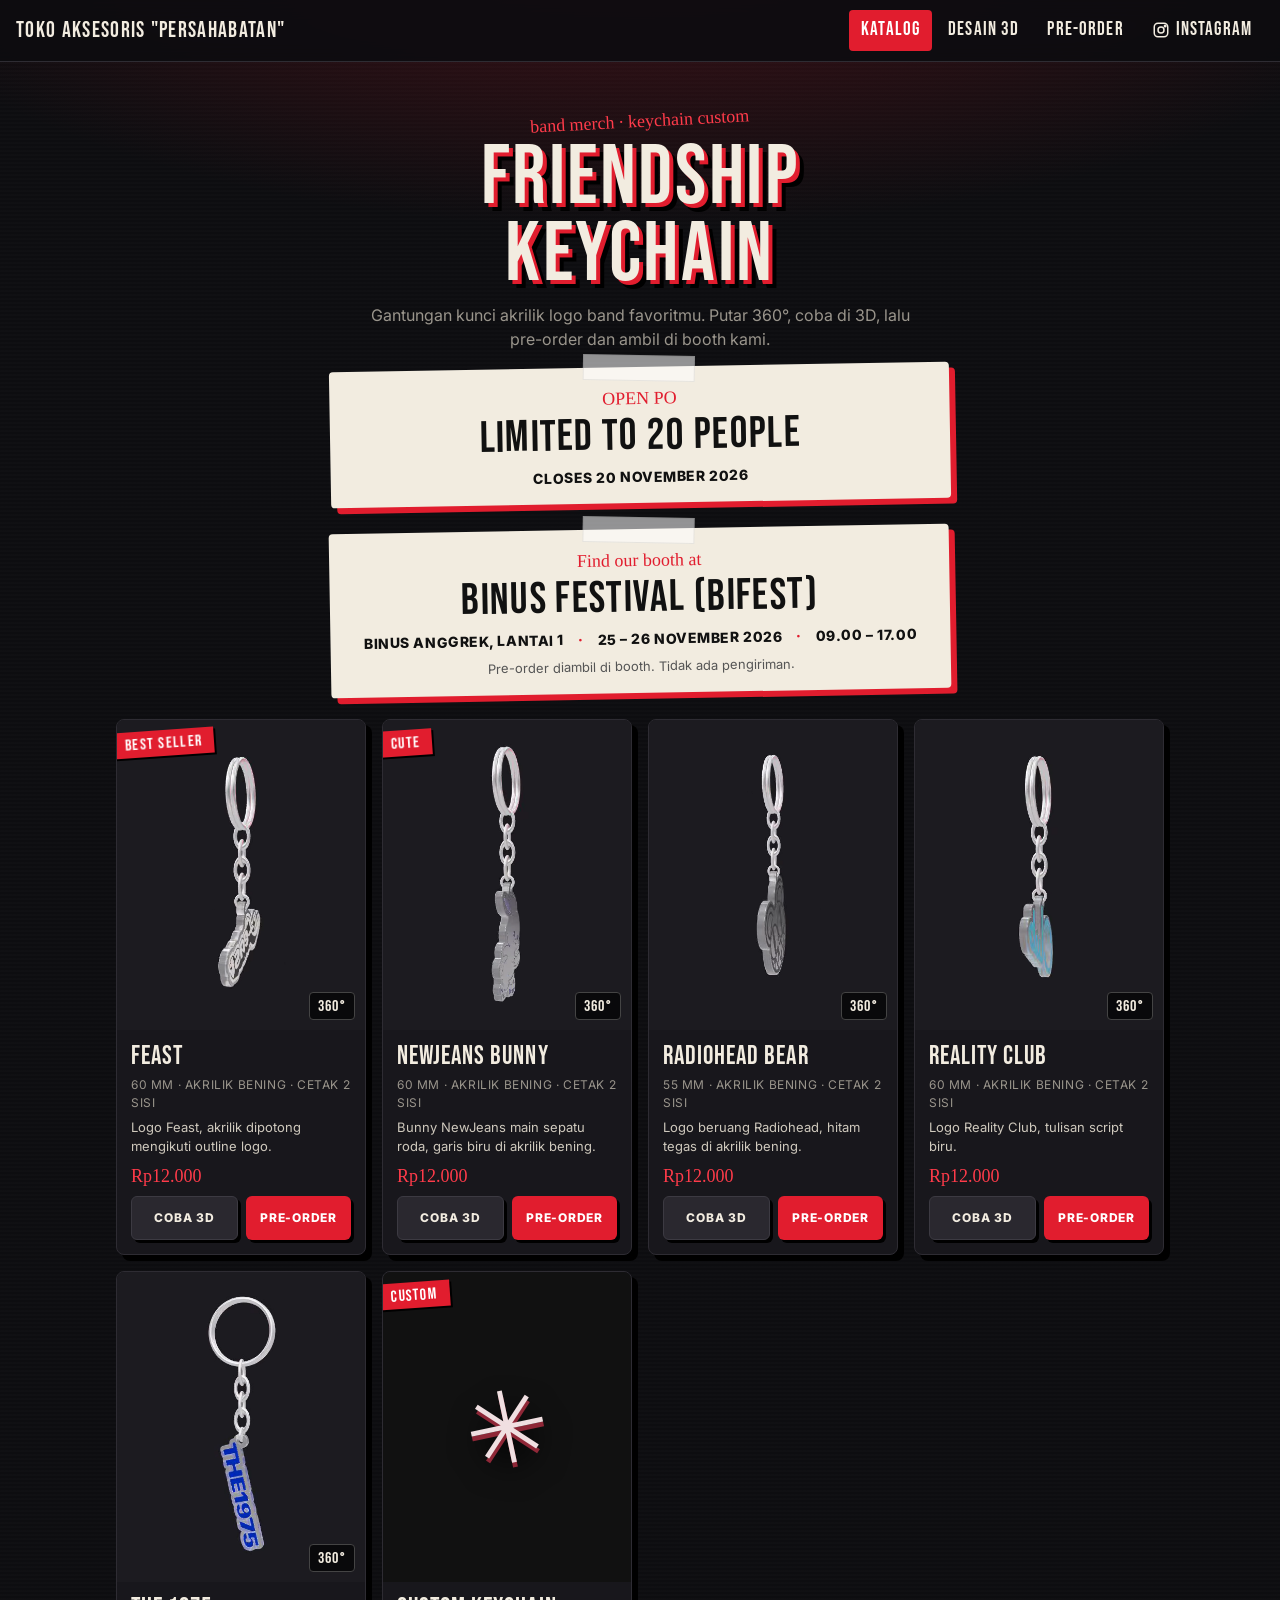
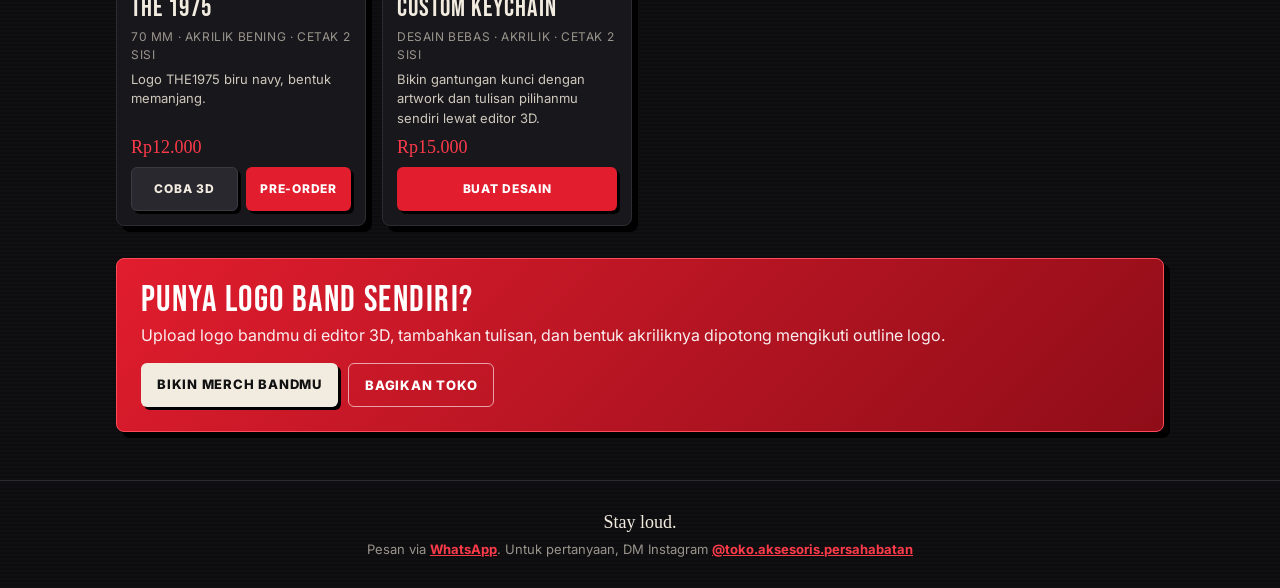
<file: index.html>
<!DOCTYPE html>
<html lang="id">
<head>
<meta charset="UTF-8" />
<meta name="viewport" content="width=device-width, initial-scale=1.0, viewport-fit=cover" />
<title>Friendship KeyChain - Toko Aksesoris "Persahabatan"</title>
<meta name="description" content="Gantungan kunci akrilik logo band custom. Pre-order lewat WhatsApp, ambil di booth Binus Festival (Bifest)." />
<meta name="theme-color" content="#0d0d10" />
<link rel="canonical" href="https://friendshipmerch.vercel.app/" />
<meta property="og:type" content="website" />
<meta property="og:site_name" content="Friendship KeyChain" />
<meta property="og:url" content="https://friendshipmerch.vercel.app/" />
<meta property="og:title" content="Friendship KeyChain - Toko Aksesoris &quot;Persahabatan&quot;" />
<meta property="og:description" content="Gantungan kunci akrilik logo band custom. Pre-order lewat WhatsApp, ambil di booth Binus Festival (Bifest)." />
<meta property="og:image" content="https://friendshipmerch.vercel.app/og-image.png" />
<meta property="og:image:width" content="1200" />
<meta property="og:image:height" content="630" />
<meta property="og:image:alt" content="Friendship KeyChain - gantungan kunci akrilik band merch" />
<meta name="twitter:card" content="summary_large_image" />
<meta name="twitter:title" content="Friendship KeyChain - Toko Aksesoris &quot;Persahabatan&quot;" />
<meta name="twitter:description" content="Gantungan kunci akrilik logo band custom. Pre-order lewat WhatsApp, ambil di booth Binus Festival (Bifest)." />
<meta name="twitter:image" content="https://friendshipmerch.vercel.app/og-image.png" />
<link rel="icon" href="/favicon.svg" type="image/svg+xml" />
<link rel="apple-touch-icon" href="/icon-180.png" />
<link rel="preconnect" href="https://fonts.googleapis.com" />
<link rel="preconnect" href="https://fonts.gstatic.com" crossorigin />
<link rel="stylesheet" href="https://fonts.googleapis.com/css2?family=Bebas+Neue&family=Inter:wght@400;600;800&family=Permanent+Marker&display=swap" />
<link rel="stylesheet" href="assets/site.css" />
<script src="assets/shop.js"></script>
<style>
.custom-thumb{display:grid;place-items:center;background:radial-gradient(circle at 50% 45%,#44202a 0,#171216 58%,#0d0d10 100%)}
.custom-mark{font-size:100px;line-height:1;color:#f0dfe1;text-shadow:0 5px 0 #8f2737,0 12px 28px #000;transform:rotate(-12deg)}
</style>
</head>
<body>
<script>
  // Defensive cleanup for a stray literal "\\n" text node above the catalog navbar.
  for (const node of [...document.body.childNodes]) {
    if (node.nodeType === Node.TEXT_NODE && node.nodeValue.trim() === "\\n") node.remove();
  }
</script>
<header class="topnav">
  <a class="brand" href="index.html"><span class="shopName"></span></a>
  <nav>
    <a href="index.html" class="active">Katalog</a>
    <a href="desain.html">Desain 3D</a>
    <a href="preorder.html">Pre-order</a>
    <a class="ig igLink" target="_blank" rel="noopener" aria-label="Instagram">
      <svg class="ig-icon" viewBox="0 0 24 24" fill="none" stroke="currentColor" stroke-width="2" aria-hidden="true"><rect x="3" y="3" width="18" height="18" rx="5"/><circle cx="12" cy="12" r="4"/><circle cx="17.5" cy="6.5" r="1" fill="currentColor"/></svg>
      <span class="txt">Instagram</span>
    </a>
  </nav>
</header>

<main class="wrap">
  <section class="hero">
    <div class="kicker">band merch · keychain custom</div>
    <h1>Friendship<br />KeyChain</h1>
    <p>Gantungan kunci akrilik logo band favoritmu. Putar 360°, coba di 3D, lalu pre-order dan ambil di booth kami.</p>
  </section>

  <section class="event" aria-label="Open PO">
    <div class="pin">OPEN PO</div>
    <div class="event-name">LIMITED TO 20 PEOPLE</div>
    <div class="event-info"><span>Closes 20 November 2026</span></div>
  </section>

  <section class="event" aria-label="Lokasi booth">
    <div class="pin">Find our booth at</div>
    <div class="event-name js-event-nama"></div>
    <div class="event-info"><span class="js-event-lokasi"></span><span class="js-event-hari"></span><span class="js-event-jam"></span></div>
    <div class="event-note">Pre-order diambil di booth. Tidak ada pengiriman.</div>
  </section>

  <div class="grid" id="grid"></div>

  <section class="cta">
    <div>
      <h2>Punya logo band sendiri?</h2>
      <p>Upload logo bandmu di editor 3D, tambahkan tulisan, dan bentuk akriliknya dipotong mengikuti outline logo.</p>
    </div>
    <div class="cta-actions">
      <a class="btn" href="desain.html">Bikin merch bandmu</a>
      <button class="btn ghost" id="shareBtn" type="button">Bagikan toko</button>
    </div>
  </section>
</main>

<footer>
  <span class="tag">Stay loud.</span>
  Pesan via <a href="preorder.html">WhatsApp</a>. Untuk pertanyaan, DM Instagram <a class="igLink igHandle" target="_blank" rel="noopener"></a>
</footer>

<script>
  document.querySelectorAll('.shopName').forEach(e => e.textContent = SHOP.nama);
  document.querySelectorAll('.igLink').forEach(a => a.href = SHOP_UTIL.igUrl());
  document.querySelectorAll('.igHandle').forEach(a => a.textContent = '@' + SHOP.instagram);
  for (const k of ['nama', 'lokasi', 'hari', 'jam']) document.querySelectorAll('.js-event-' + k).forEach(e => e.textContent = SHOP.event[k]);

  // Share button: native share sheet on phones, otherwise copy the link
  const shareBtn = document.getElementById('shareBtn');
  if (shareBtn) {
    const url = location.href.split(/[?#]/)[0];
    const data = { title: SHOP.nama, text: 'Gantungan kunci akrilik logo band custom - ' + SHOP.nama, url };
    shareBtn.onclick = async () => {
      if (navigator.share) { try { await navigator.share(data); return; } catch (e) { if (e.name === 'AbortError') return; } }
      try { await navigator.clipboard.writeText(url); shareBtn.textContent = 'Link tersalin!'; }
      catch { shareBtn.textContent = url; }
      setTimeout(() => (shareBtn.textContent = 'Bagikan toko'), 2500);
    };
  }

  // Videos play (muted, looping) only while visible, to save battery/data on phones
  const io = 'IntersectionObserver' in window ? new IntersectionObserver(entries => {
    for (const e of entries) {
      const v = e.target;
      if (e.isIntersecting) { loadVideo(v); v.play().catch(() => {}); }
      else v.pause();
    }
  }, { threshold: 0.35 }) : null;
  const reduceMotion = matchMedia('(prefers-reduced-motion: reduce)').matches;
  // MP4 (H.264) for Safari/iPhone + most browsers, WebM (VP9) as fallback for browsers without H.264
  function loadVideo(v) {
    if (v.dataset.loaded || !v.dataset.src) return;
    v.dataset.loaded = '1';
    for (const [src, type] of [[v.dataset.src, 'video/mp4'], [v.dataset.src.replace(/\.mp4$/, '.webm'), 'video/webm']]) {
      const so = document.createElement('source'); so.src = src; so.type = type; v.append(so);
    }
    v.lastElementChild.addEventListener('error', () => v.remove()); // no playable video → keep the still image
    v.load();
  }

  const grid = document.getElementById('grid');
  for (const p of KATALOG) {
    const card = document.createElement('article');
    card.className = 'card';
    card.innerHTML = `
      <div class="thumb">
        <img alt="" loading="lazy">
        <video muted loop playsinline preload="none" aria-hidden="true"></video>
        <span class="badge" hidden></span>
        <span class="spin" hidden>360°</span>
      </div>
      <div class="body">
        <h3></h3>
        <div class="spek"></div>
        <p class="desc"></p>
        <div class="price"></div>
        <div class="btn-row">
          <a class="btn secondary try">Coba 3D</a>
          <a class="btn order">Pre-order</a>
        </div>
      </div>`;
    const img = card.querySelector('img'), vid = card.querySelector('video');
    img.src = p.gambar; img.alt = p.nama;
    if (p.video && !reduceMotion) {
      vid.poster = p.gambar; vid.dataset.src = p.video;
      vid.addEventListener('playing', () => card.classList.add('playing'), { once: true });
      card.querySelector('.spin').hidden = false;
      if (io) io.observe(vid); else { vid.autoplay = true; loadVideo(vid); }
    } else vid.remove();
    card.querySelector('h3').textContent = p.nama;
    if (p.badge) { const bd = card.querySelector('.badge'); bd.textContent = p.badge; bd.hidden = false; }
    card.querySelector('.spek').textContent = p.spek;
    card.querySelector('.desc').textContent = p.deskripsi;
    card.querySelector('.price').textContent = SHOP_UTIL.harga(p.harga);
    card.querySelector('.try').href = 'desain.html?produk=' + encodeURIComponent(p.id);
    card.querySelector('.order').href = 'preorder.html?produk=' + encodeURIComponent(p.id);
    grid.append(card);
  }

  // Dedicated custom-design product: opens the blank editor directly.
  const customCard = document.createElement('article');
  customCard.className = 'card custom-product';
  customCard.innerHTML = `
    <div class="thumb custom-thumb" aria-label="Desain gantungan kunci custom">
      <div class="custom-mark" aria-hidden="true">✳</div>
      <span class="badge">Custom</span>
    </div>
    <div class="body">
      <h3>Custom Keychain</h3>
      <div class="spek">Desain bebas · akrilik · cetak 2 sisi</div>
      <p class="desc">Bikin gantungan kunci dengan artwork dan tulisan pilihanmu sendiri lewat editor 3D.</p>
      <div class="price">Rp15.000</div>
      <div class="btn-row">
        <a class="btn order" href="desain.html">Buat Desain</a>
      </div>
    </div>`;
  grid.append(customCard);
</script>
</body>
</html>
</file>
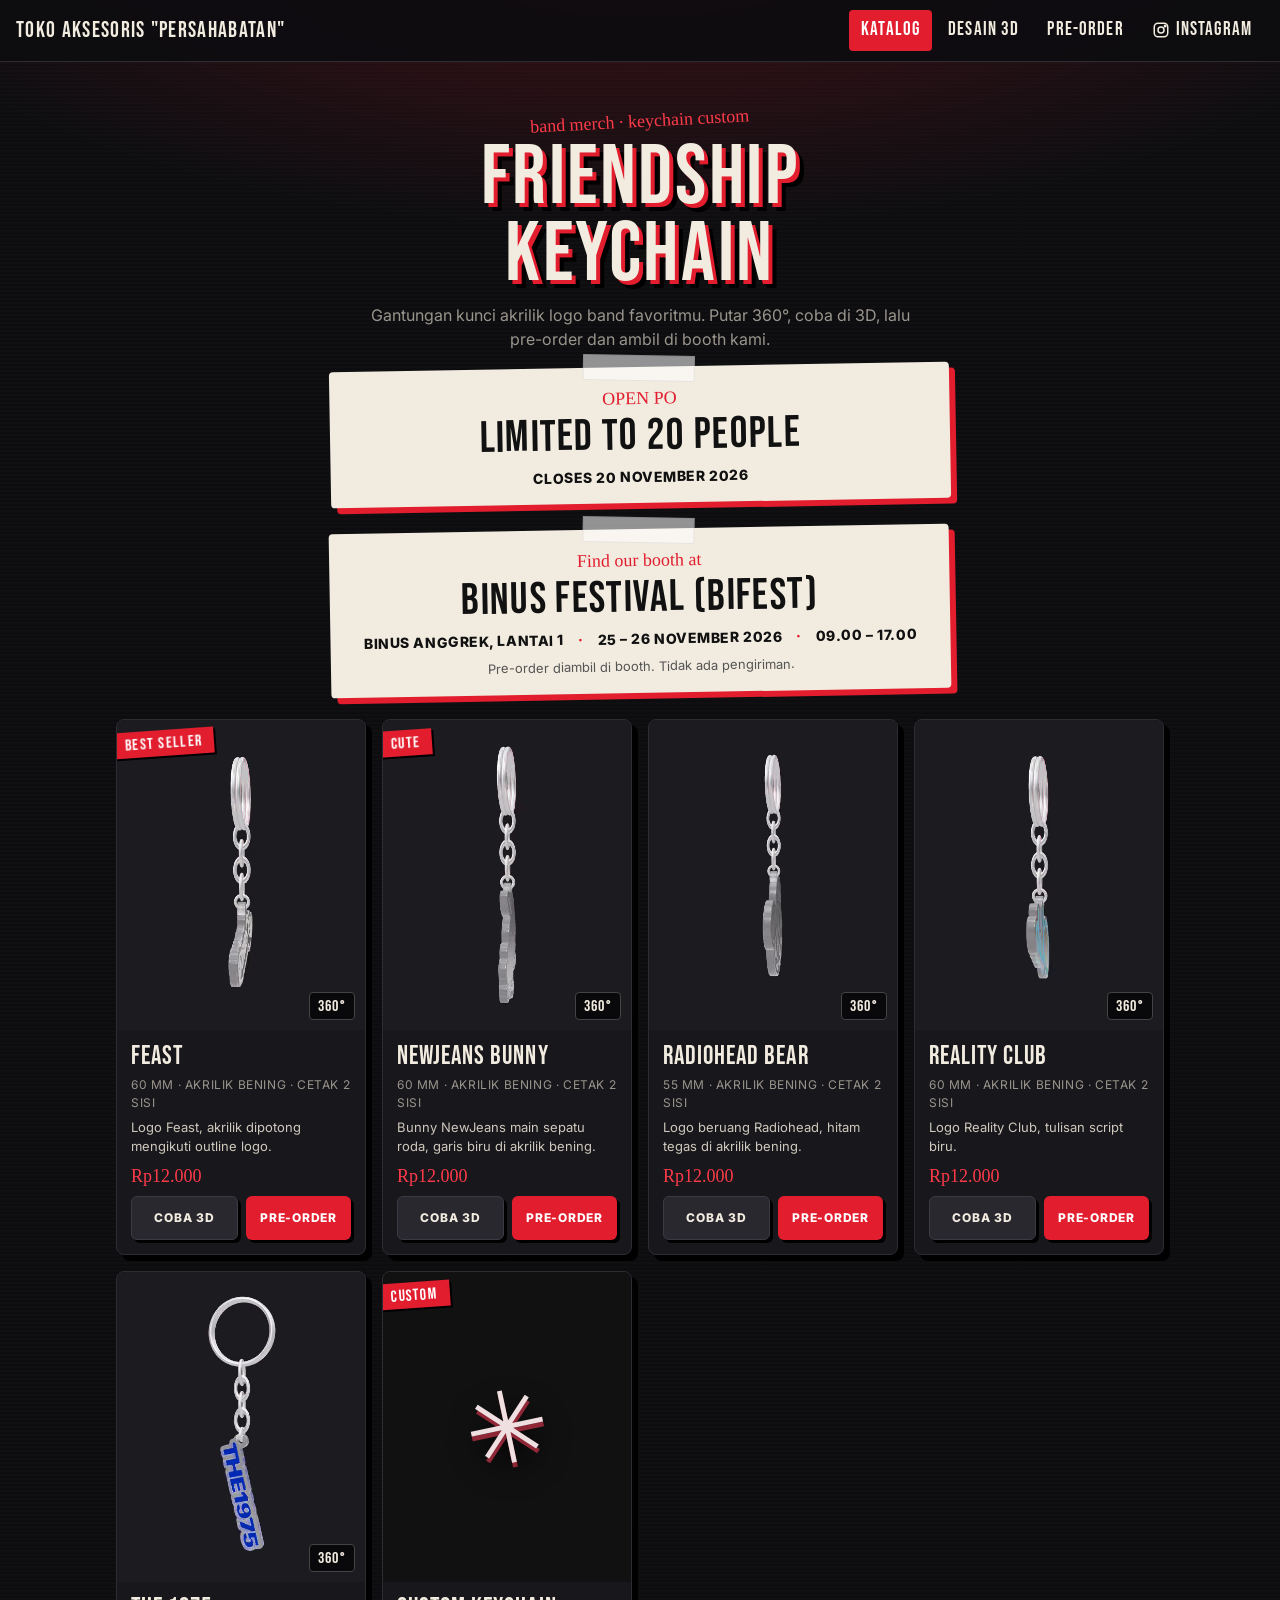
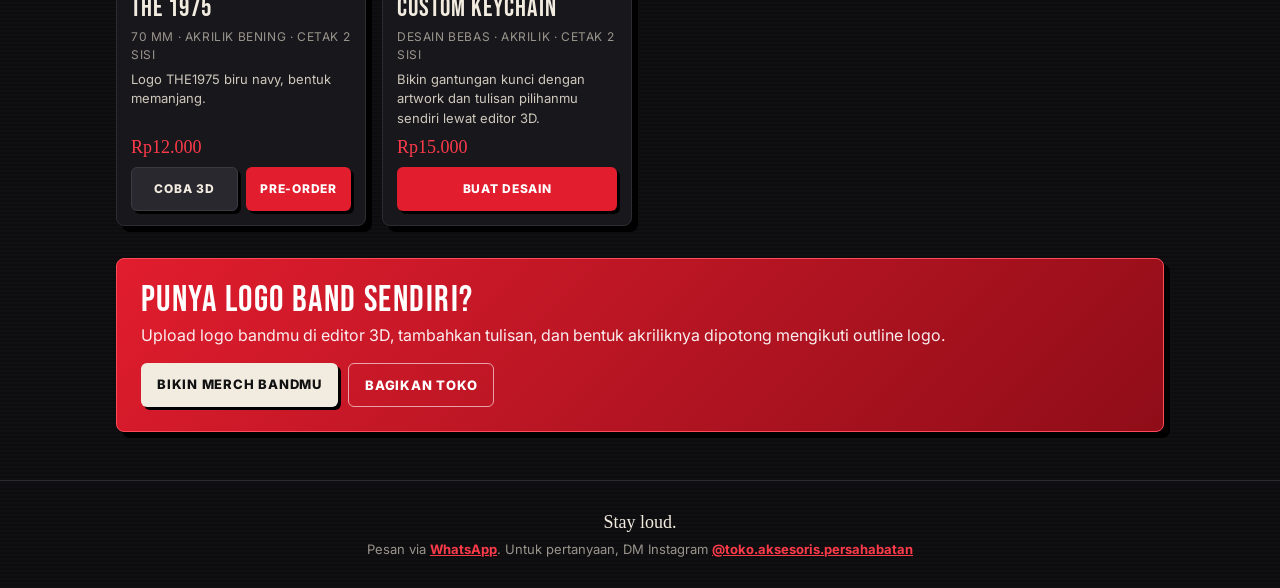
<file: katalog.html>
<!DOCTYPE html>
<html lang="id"><head><meta charset="UTF-8" /><title>Katalog</title>
<meta http-equiv="refresh" content="0; url=index.html" /><link rel="canonical" href="index.html" />
<script>location.replace('index.html' + location.search + location.hash);</script></head>
<body><a href="index.html">Buka katalog</a></body></html>
</file>
<file: assets/site.css>
/* Shared band-merch theme for katalog.html & preorder.html */
* { box-sizing: border-box; }
:root {
  --red: #e11d2e; --red-hi: #ff3b4a; --amber: #ff6a00; --ink: #0d0d10; --ink-2: #141317;
  --paper: #f2ece0; --muted: #9a958c; --card: #18171c; --line: #2e2c33; --field: #1f1e24; --radius: 8px;
  --display: "Bebas Neue", Impact, "Arial Narrow", sans-serif; --marker: "Permanent Marker", "Comic Sans MS", cursive;
}
html { -webkit-text-size-adjust: 100%; }
body {
  margin: 0; font-family: Inter, system-ui, -apple-system, "Segoe UI", sans-serif; color: var(--paper); line-height: 1.5;
  background:
    radial-gradient(1200px 500px at 50% -120px, rgba(225,29,46,.28), transparent 70%),
    repeating-linear-gradient(0deg, rgba(255,255,255,.012) 0 2px, transparent 2px 4px),
    var(--ink);
  min-height: 100vh;
}
a { color: var(--red-hi); }
img { max-width: 100%; display: block; }

/* ---- Top nav ---- */
.topnav {
  position: sticky; top: 0; z-index: 20; display: flex; align-items: center; gap: 8px;
  padding: 10px 16px; padding-top: max(10px, env(safe-area-inset-top));
  background: rgba(13,13,16,.9); backdrop-filter: blur(10px); border-bottom: 1px solid var(--line);
}
.topnav .brand {
  font-family: var(--display); font-size: 22px; letter-spacing: .06em; color: var(--paper); text-decoration: none;
  margin-right: auto; white-space: nowrap; overflow: hidden; text-overflow: ellipsis;
}
.topnav nav { display: flex; gap: 4px; }
.topnav nav a {
  text-decoration: none; color: var(--paper); font-family: var(--display); font-size: 19px; letter-spacing: .06em;
  padding: 6px 12px; border-radius: 4px; white-space: nowrap;
}
.topnav nav a:hover { background: #24222a; }
.topnav nav a.active { background: var(--red); color: #fff; }
.topnav .ig { display: inline-flex; align-items: center; gap: 6px; }
.ig-icon { width: 18px; height: 18px; flex: none; }

/* ---- Layout ---- */
.wrap { max-width: 1080px; margin: 0 auto; padding: 28px 16px 48px; }
.hero { text-align: center; padding: 18px 0 8px; }
.hero .kicker {
  display: inline-block; font-family: var(--marker); color: var(--red-hi); font-size: 18px; transform: rotate(-3deg); margin-bottom: 4px;
}
.hero h1 {
  font-family: var(--display); font-weight: 400; font-size: clamp(44px, 10vw, 84px); line-height: .92; letter-spacing: .03em;
  margin: 0 0 10px; text-transform: uppercase; text-shadow: 4px 4px 0 var(--red), 8px 8px 0 #000;
}
.hero p { margin: 0 auto; color: var(--muted); max-width: 560px; }
.btn {
  display: inline-flex; align-items: center; justify-content: center; gap: 6px; padding: 11px 16px; border-radius: 6px;
  font-weight: 800; font-size: 13px; text-transform: uppercase; letter-spacing: .06em; text-decoration: none; border: none;
  cursor: pointer; background: var(--red); color: #fff; min-height: 44px; font-family: inherit; box-shadow: 3px 3px 0 #000;
}
.btn:active { transform: translate(2px, 2px); box-shadow: 1px 1px 0 #000; }
.btn.secondary { background: #2a282f; color: var(--paper); border: 1px solid #3c3a42; }
.btn.ghost { background: transparent; color: var(--paper); border: 1.5px solid var(--line); box-shadow: none; }
.btn:disabled { opacity: .5; cursor: not-allowed; }
.btn-row { display: flex; gap: 8px; flex-wrap: wrap; }

/* ---- Catalog ---- */
.filters { display: flex; gap: 6px; flex-wrap: wrap; justify-content: center; margin: 22px 0; }
.filters button {
  border: 1.5px solid var(--line); background: var(--card); color: var(--paper); padding: 6px 16px; border-radius: 4px;
  font-family: var(--display); font-size: 19px; letter-spacing: .06em; cursor: pointer; min-height: 38px;
}
.filters button.active { background: var(--red); color: #fff; border-color: var(--red); }
.grid { display: grid; grid-template-columns: repeat(auto-fill, minmax(230px, 1fr)); gap: 16px; }
.card {
  background: var(--card); border-radius: var(--radius); overflow: hidden; display: flex; flex-direction: column;
  border: 1px solid var(--line); box-shadow: 6px 6px 0 #000; transition: transform .15s, box-shadow .15s;
}
.card:hover { transform: translate(-2px, -2px); box-shadow: 8px 8px 0 var(--red); }
.card .thumb { aspect-ratio: 4 / 5; background: #111; overflow: hidden; position: relative; }
.card .thumb img, .card .thumb video { width: 100%; height: 100%; object-fit: cover; }
.card .thumb video { position: absolute; inset: 0; opacity: 0; transition: opacity .3s; }
.card.playing .thumb video { opacity: 1; }
.card .spin {
  position: absolute; right: 10px; bottom: 10px; background: rgba(0,0,0,.65); color: var(--paper); border: 1px solid #444;
  font-family: var(--display); font-size: 16px; letter-spacing: .06em; padding: 2px 8px 0; border-radius: 4px;
}

/* ---- Event banner (booth info) ---- */
.event {
  margin: 8px auto 26px; max-width: 620px; text-align: center; padding: 18px 18px 16px; position: relative;
  background: #f2ece0; color: #111; border-radius: 4px; transform: rotate(-1deg); box-shadow: 6px 6px 0 var(--red);
}
.event::before { /* tape */
  content: ""; position: absolute; top: -12px; left: 50%; width: 110px; height: 24px; transform: translateX(-50%) rotate(2deg);
  background: rgba(255,255,255,.55); border: 1px solid rgba(0,0,0,.08);
}
.event .pin { font-family: var(--marker); font-size: 18px; color: var(--red); }
.event-name { font-family: var(--display); font-size: clamp(30px, 7vw, 44px); line-height: 1; letter-spacing: .03em; margin: 2px 0 8px; }
.event-info { display: flex; flex-wrap: wrap; justify-content: center; gap: 6px 14px; font-weight: 800; font-size: 14px; text-transform: uppercase; letter-spacing: .04em; }
.event-info span + span::before { content: "·"; margin-right: 14px; color: var(--red); }
.event-note { margin-top: 8px; font-size: 13px; color: #555; }
.pickup {
  border: 1.5px dashed var(--red); border-radius: 6px; padding: 12px 14px; background: #1c1013; font-size: 14px;
}
.pickup strong { display: block; font-family: var(--display); font-size: 22px; font-weight: 400; letter-spacing: .05em; color: var(--paper); }
.card .badge {
  position: absolute; top: 10px; left: -4px; background: var(--red); color: #fff; font-family: var(--display); font-size: 16px;
  letter-spacing: .08em; padding: 2px 12px 0; transform: rotate(-4deg); box-shadow: 2px 2px 0 #000;
}
.card .body { padding: 14px; display: flex; flex-direction: column; gap: 6px; flex: 1; }
.card h3 { margin: 0; font-family: var(--display); font-weight: 400; font-size: 26px; letter-spacing: .04em; line-height: 1; }
.card .spek { font-size: 12px; color: var(--muted); text-transform: uppercase; letter-spacing: .05em; }
.card .desc { font-size: 13px; margin: 0; flex: 1; color: #cfc9bd; }
.card .price { font-family: var(--marker); color: var(--red-hi); font-size: 18px; }
.card .btn-row .btn { flex: 1; padding: 10px; font-size: 12px; }
.cta {
  margin-top: 32px; background: linear-gradient(135deg, var(--red), #8f0d18); color: #fff; border-radius: var(--radius);
  padding: 24px; display: flex; gap: 16px; align-items: center; justify-content: space-between; flex-wrap: wrap;
  box-shadow: 6px 6px 0 #000; border: 1px solid #ff4b59;
}
.cta h2 { margin: 0 0 4px; font-family: var(--display); font-weight: 400; font-size: 36px; letter-spacing: .04em; line-height: 1; }
.cta p { margin: 0; opacity: .92; }
.cta .btn { background: var(--paper); color: #111; }
.cta-actions { display: flex; gap: 10px; flex-wrap: wrap; align-items: center; }
.cta-actions .btn.ghost { background: transparent; color: #fff; border-color: rgba(255,255,255,.6); box-shadow: none; }
@media (max-width: 560px) { .cta-actions { width: 100%; } .cta-actions .btn { flex: 1; } }

/* ---- Pre-order form ---- */
.po { display: grid; grid-template-columns: 1fr 340px; gap: 20px; align-items: start; }
.panel { background: var(--card); border-radius: var(--radius); padding: 18px; border: 1px solid var(--line); box-shadow: 6px 6px 0 #000; }
.panel h2 { font-family: var(--display); font-weight: 400; font-size: 28px; letter-spacing: .05em; margin: 0 0 4px; line-height: 1; }
.panel h2 + .hint { margin-top: 0; }
fieldset { border: none; padding: 0; margin: 0 0 18px; }
legend { font-family: var(--display); font-size: 22px; letter-spacing: .08em; color: var(--red-hi); margin-bottom: 6px; }
.field { margin-bottom: 12px; }
.field label { display: block; font-weight: 600; font-size: 14px; margin-bottom: 4px; }
.field label .req { color: var(--red-hi); }
.field input, .field select, .field textarea {
  width: 100%; padding: 11px 12px; border-radius: 6px; border: 1.5px solid var(--line); font-size: 16px; /* 16px = no iOS zoom */
  background: var(--field); color: var(--paper); font-family: inherit; color-scheme: dark;
}
.field input::placeholder, .field textarea::placeholder { color: #6f6a62; }
.field textarea { min-height: 84px; resize: vertical; }
.field input:focus, .field select:focus, .field textarea:focus { outline: none; border-color: var(--red); box-shadow: 0 0 0 3px rgba(225,29,46,.25); }
.field.invalid input, .field.invalid select, .field.invalid textarea { border-color: var(--red-hi); }
.field .err { color: #ff6b75; font-size: 12px; margin-top: 4px; display: none; }
.field.invalid .err { display: block; }
.two { display: grid; grid-template-columns: 1fr 1fr; gap: 12px; }
.hint { font-size: 12px; color: var(--muted); margin: 4px 0 0; }
.radio-row { display: flex; gap: 8px; flex-wrap: wrap; }
.radio-row label {
  display: flex; align-items: center; gap: 6px; border: 1.5px solid var(--line); border-radius: 6px; padding: 10px 12px;
  font-weight: 600; font-size: 14px; cursor: pointer; flex: 1; min-width: 130px; margin: 0; background: var(--field);
}
.radio-row input { accent-color: var(--red); width: 18px; height: 18px; }
.radio-row label:has(input:checked) { border-color: var(--red); background: #2a1216; }
.design-box { border: 1.5px dashed #4a4750; border-radius: 6px; padding: 12px; display: flex; gap: 12px; align-items: center; }
.design-box img { width: 84px; height: 105px; object-fit: cover; border-radius: 4px; background: #000; flex: none; }
.design-box .info { font-size: 13px; flex: 1; min-width: 0; }
.design-box .info ul { margin: 4px 0 0; padding-left: 18px; }
.summary { position: sticky; top: 76px; }
.summary pre {
  white-space: pre-wrap; word-break: break-word; font-family: ui-monospace, "SFMono-Regular", Menlo, monospace; font-size: 12.5px;
  background: #0f0e12; color: #e8e2d5; border: 1px solid var(--line); border-radius: 6px; padding: 12px; margin: 10px 0;
  max-height: 46vh; overflow: auto;
}
.summary .btn { width: 100%; margin-top: 8px; }
.toast {
  position: fixed; left: 50%; bottom: max(20px, env(safe-area-inset-bottom)); transform: translateX(-50%) translateY(20px);
  background: var(--red); color: #fff; padding: 12px 18px; border-radius: 6px; font-size: 14px; font-weight: 700; opacity: 0;
  pointer-events: none; transition: all .25s; z-index: 50; max-width: calc(100% - 32px); text-align: center; box-shadow: 3px 3px 0 #000;
}
.toast.show { opacity: 1; transform: translateX(-50%) translateY(0); }
.steps { counter-reset: s; list-style: none; padding: 0; margin: 12px 0 0; font-size: 13px; color: #cfc9bd; }
.steps li { counter-increment: s; position: relative; padding-left: 30px; margin-bottom: 8px; min-height: 22px; }
.steps li::before {
  content: counter(s); position: absolute; left: 0; top: 0; width: 22px; height: 22px; border-radius: 4px; background: var(--red); color: #fff;
  font-family: var(--display); font-size: 15px; display: grid; place-items: center;
}

footer { text-align: center; color: var(--muted); font-size: 13px; padding: 28px 16px calc(28px + env(safe-area-inset-bottom)); border-top: 1px solid var(--line); }
footer a { font-weight: 700; }
footer .tag { display: block; font-family: var(--marker); color: var(--paper); font-size: 18px; margin-bottom: 4px; }

@media (max-width: 820px) {
  .po { grid-template-columns: 1fr; }
  .summary { position: static; }
}
@media (max-width: 560px) {
  .topnav { padding: 8px 10px; }
  .topnav .brand { display: none; }
  .topnav nav { width: 100%; justify-content: space-between; }
  .topnav nav a { padding: 6px 10px; font-size: 18px; }
  .topnav .ig .txt { display: none; }
  .wrap { padding: 18px 12px 40px; }
  .grid { grid-template-columns: 1fr 1fr; gap: 12px; }
  .card { box-shadow: 4px 4px 0 #000; }
  .card .body { padding: 10px; }
  .card h3 { font-size: 21px; }
  .card .desc { display: none; }
  .card .btn-row { flex-direction: column; }
  .two { grid-template-columns: 1fr; }
  .cta { padding: 18px; }
  .cta .btn { width: 100%; }
  .event-info { flex-direction: column; gap: 2px; }
  .event-info span + span::before { content: none; }
}
</file>
